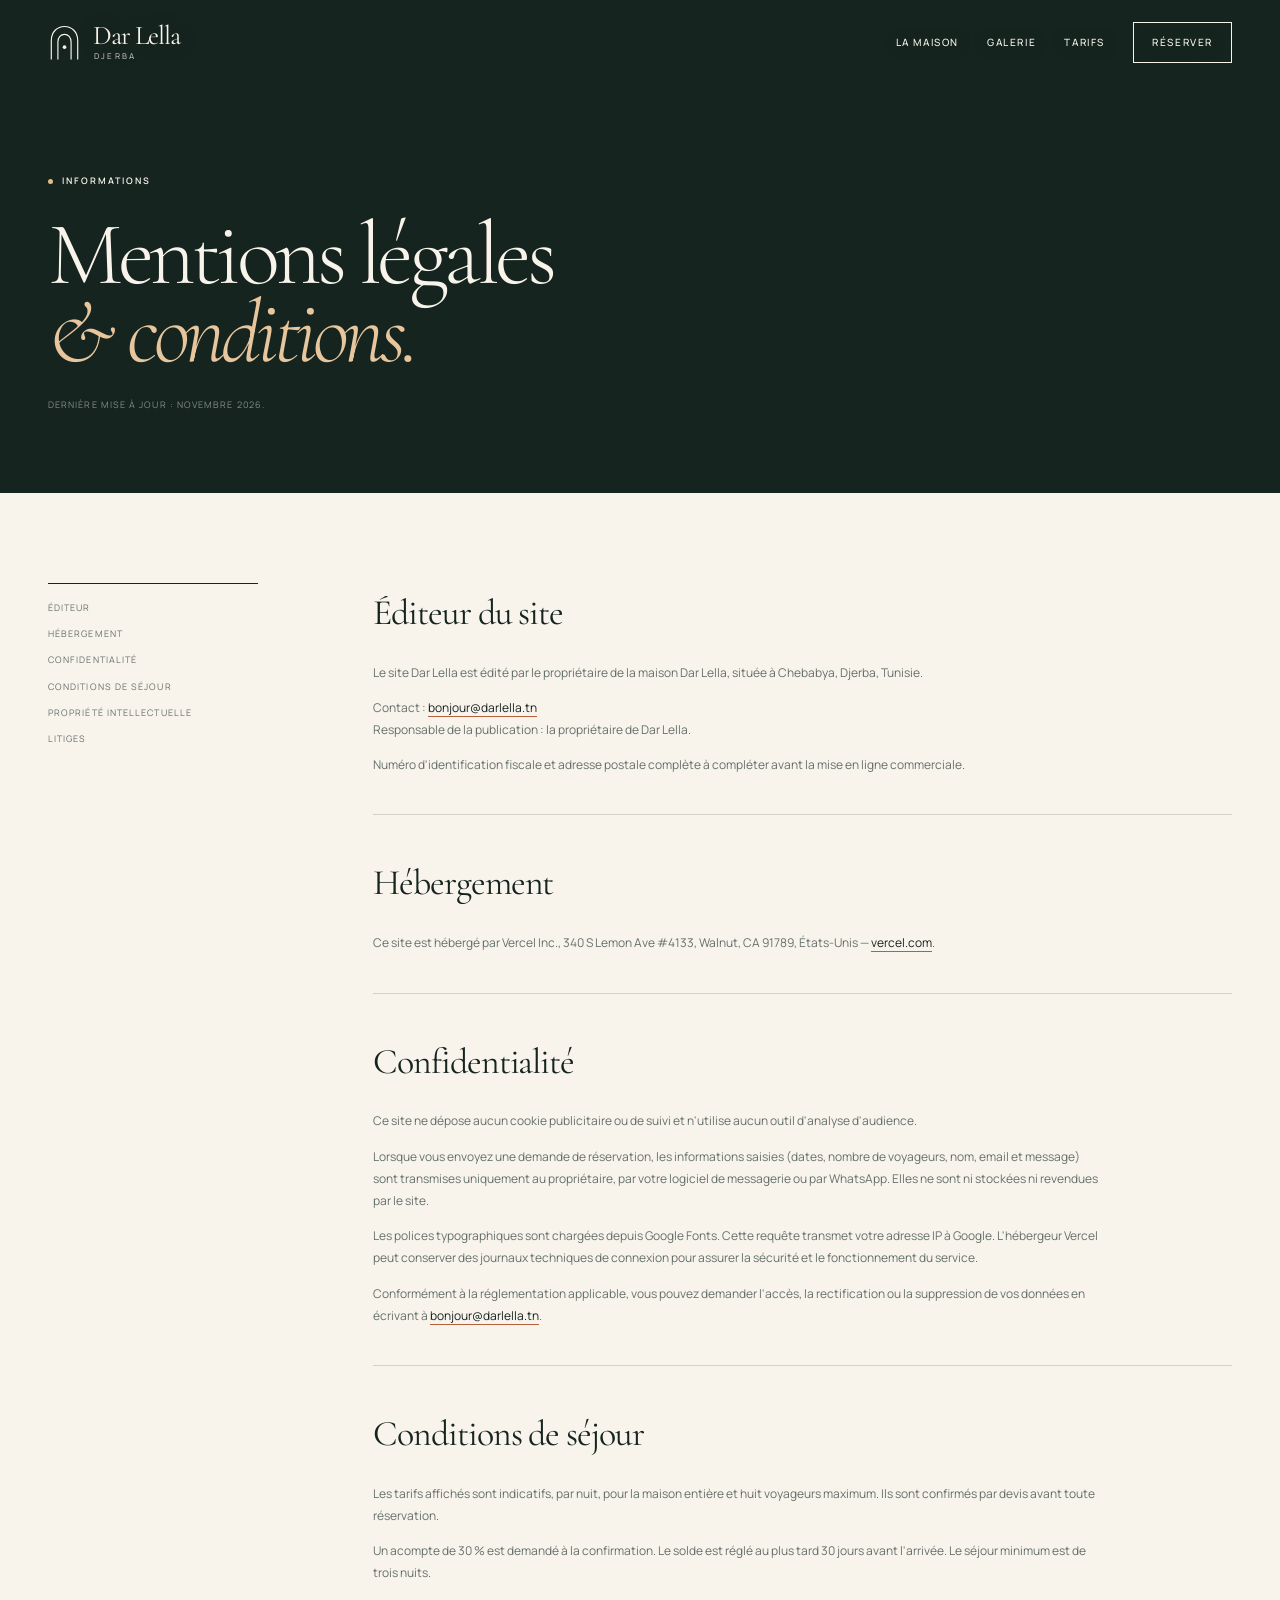
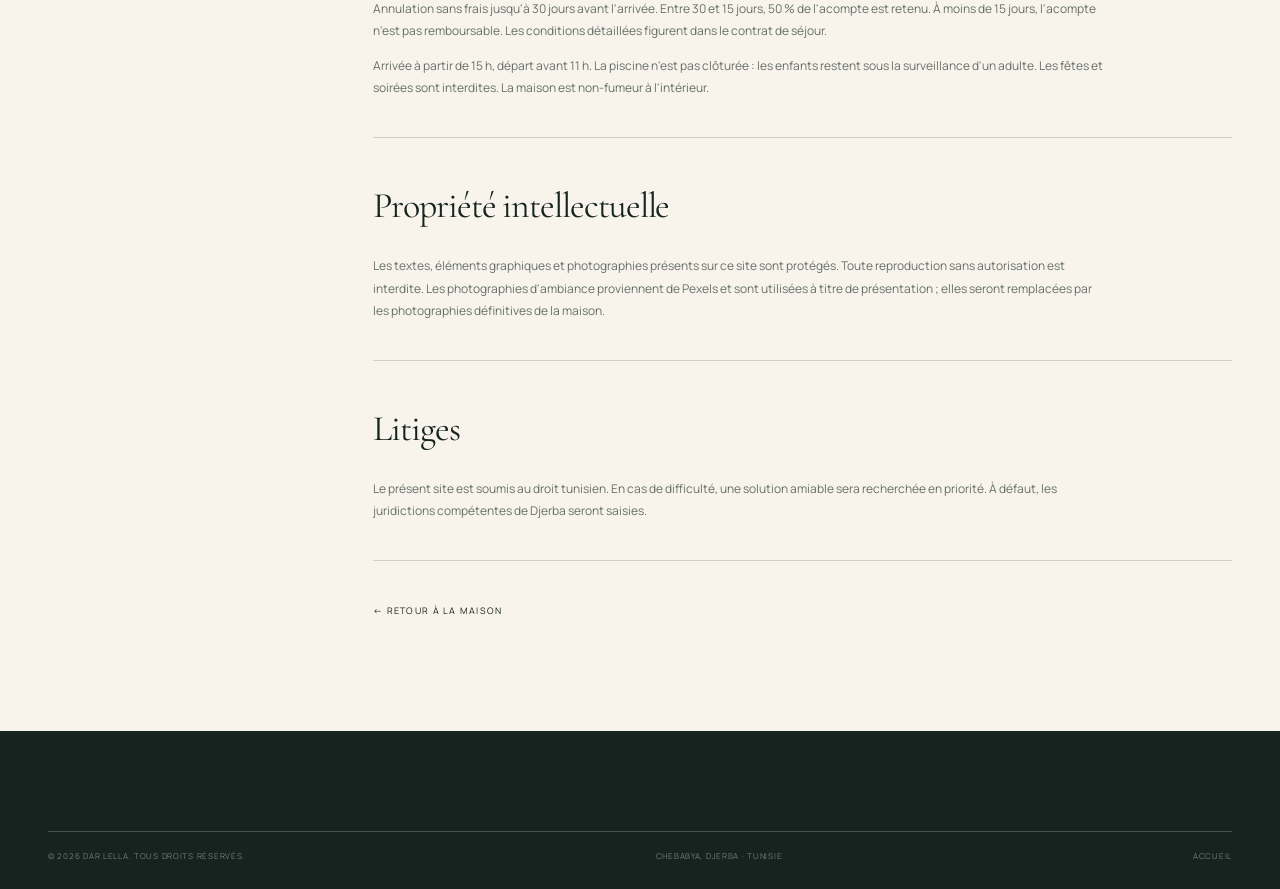
<file: mentions-legales.html>
<!DOCTYPE html>
<html lang="fr">
<head>
  <meta charset="UTF-8">
  <meta name="viewport" content="width=device-width, initial-scale=1.0">
  <title>Mentions légales & conditions — Dar Lella</title>
  <meta name="description" content="Mentions légales, confidentialité et conditions de séjour de Dar Lella, houch privé avec piscine à Djerba.">
  <meta name="robots" content="noindex,follow">
  <meta name="theme-color" content="#16241f">
  <link rel="icon" href="assets/favicon.svg" type="image/svg+xml">
  <link rel="preconnect" href="https://fonts.googleapis.com">
  <link rel="preconnect" href="https://fonts.gstatic.com" crossorigin>
  <link href="https://fonts.googleapis.com/css2?family=Cormorant+Garamond:ital,wght@0,300;0,400;0,500;1,300;1,400&family=Manrope:wght@400;500;600&display=swap" rel="stylesheet">
  <link rel="stylesheet" href="assets/css/style.css">
  <script>document.documentElement.classList.add('js');</script>
</head>
<body>
  <header class="site-header scrolled" id="header">
    <a class="brand" href="index.html" aria-label="Dar Lella — accueil">
      <svg class="brand-mark" viewBox="0 0 40 48" fill="none" aria-hidden="true">
        <path d="M4 44V21C4 10.5 11.2 4 20 4s16 6.5 16 17v23" stroke="currentColor" stroke-width="1.4"/>
        <path d="M12 44V23c0-5.7 3.6-9.5 8-9.5s8 3.8 8 9.5v21" stroke="currentColor" stroke-width="1.4"/>
        <circle cx="20" cy="29" r="2.2" fill="currentColor"/>
      </svg>
      <span class="brand-word">Dar Lella<small>Djerba</small></span>
    </a>
    <nav class="nav" id="nav" aria-label="Navigation principale">
      <a href="index.html">La maison</a>
      <a href="index.html#galerie">Galerie</a>
      <a href="index.html#tarifs">Tarifs</a>
      <a class="nav-book" href="index.html#reserver">Réserver</a>
    </nav>
    <button class="menu-toggle" id="menuToggle" aria-label="Ouvrir le menu" aria-expanded="false" aria-controls="nav">
      <span></span><span></span>
    </button>
  </header>

  <main class="legal-page">
    <section class="legal-hero">
      <div class="container">
        <p class="eyebrow light"><span class="dot"></span> Informations</p>
        <h1>Mentions légales<br><em>& conditions.</em></h1>
        <p>Dernière mise à jour : novembre 2026.</p>
      </div>
    </section>

    <div class="container legal-layout">
      <nav class="legal-nav" aria-label="Sommaire">
        <a href="#editeur">Éditeur</a>
        <a href="#hebergement">Hébergement</a>
        <a href="#confidentialite">Confidentialité</a>
        <a href="#conditions">Conditions de séjour</a>
        <a href="#propriete">Propriété intellectuelle</a>
        <a href="#litiges">Litiges</a>
      </nav>

      <div class="legal-content">
        <section id="editeur">
          <h2>Éditeur du site</h2>
          <p>Le site Dar Lella est édité par le propriétaire de la maison Dar Lella, située à Chebabya, Djerba, Tunisie.</p>
          <p>Contact : <a href="mailto:bonjour@darlella.tn" data-contact-email>bonjour@darlella.tn</a><br>
          Responsable de la publication : la propriétaire de Dar Lella.</p>
          <p>Numéro d'identification fiscale et adresse postale complète à compléter avant la mise en ligne commerciale.</p>
        </section>

        <section id="hebergement">
          <h2>Hébergement</h2>
          <p>Ce site est hébergé par Vercel Inc., 340 S Lemon Ave #4133, Walnut, CA 91789, États-Unis — <a href="https://vercel.com" target="_blank" rel="noopener">vercel.com</a>.</p>
        </section>

        <section id="confidentialite">
          <h2>Confidentialité</h2>
          <p>Ce site ne dépose aucun cookie publicitaire ou de suivi et n'utilise aucun outil d'analyse d'audience.</p>
          <p>Lorsque vous envoyez une demande de réservation, les informations saisies (dates, nombre de voyageurs, nom, email et message) sont transmises uniquement au propriétaire, par votre logiciel de messagerie ou par WhatsApp. Elles ne sont ni stockées ni revendues par le site.</p>
          <p>Les polices typographiques sont chargées depuis Google Fonts. Cette requête transmet votre adresse IP à Google. L'hébergeur Vercel peut conserver des journaux techniques de connexion pour assurer la sécurité et le fonctionnement du service.</p>
          <p>Conformément à la réglementation applicable, vous pouvez demander l'accès, la rectification ou la suppression de vos données en écrivant à <a href="mailto:bonjour@darlella.tn" data-contact-email>bonjour@darlella.tn</a>.</p>
        </section>

        <section id="conditions">
          <h2>Conditions de séjour</h2>
          <p>Les tarifs affichés sont indicatifs, par nuit, pour la maison entière et huit voyageurs maximum. Ils sont confirmés par devis avant toute réservation.</p>
          <p>Un acompte de 30 % est demandé à la confirmation. Le solde est réglé au plus tard 30 jours avant l'arrivée. Le séjour minimum est de trois nuits.</p>
          <p>Annulation sans frais jusqu'à 30 jours avant l'arrivée. Entre 30 et 15 jours, 50 % de l'acompte est retenu. À moins de 15 jours, l'acompte n'est pas remboursable. Les conditions détaillées figurent dans le contrat de séjour.</p>
          <p>Arrivée à partir de 15 h, départ avant 11 h. La piscine n'est pas clôturée : les enfants restent sous la surveillance d'un adulte. Les fêtes et soirées sont interdites. La maison est non-fumeur à l'intérieur.</p>
        </section>

        <section id="propriete">
          <h2>Propriété intellectuelle</h2>
          <p>Les textes, éléments graphiques et photographies présents sur ce site sont protégés. Toute reproduction sans autorisation est interdite. Les photographies d'ambiance proviennent de Pexels et sont utilisées à titre de présentation ; elles seront remplacées par les photographies définitives de la maison.</p>
        </section>

        <section id="litiges">
          <h2>Litiges</h2>
          <p>Le présent site est soumis au droit tunisien. En cas de difficulté, une solution amiable sera recherchée en priorité. À défaut, les juridictions compétentes de Djerba seront saisies.</p>
        </section>

        <p class="legal-back"><a href="index.html">← Retour à la maison</a></p>
      </div>
    </div>
  </main>

  <footer class="site-footer">
    <div class="container">
      <div class="footer-bottom">
        <p>© <span data-year>2026</span> Dar Lella. Tous droits réservés.</p>
        <p>Chebabya, Djerba · Tunisie</p>
        <p><a href="index.html">Accueil</a></p>
      </div>
    </div>
  </footer>

  <script src="assets/js/config.js"></script>
  <script src="assets/js/main.js"></script>
</body>
</html>
</file>
<file: assets/css/style.css>
:root {
  --ink: #16241f;
  --ink-soft: #1e312a;
  --paper: #f8f4ec;
  --sand: #eee6d8;
  --sand-deep: #e4dac8;
  --clay: #b45f3f;
  --sea: #3f6e66;
  --muted: #65706a;
  --line: rgba(22, 36, 31, 0.17);
  --line-light: rgba(248, 244, 236, 0.22);
  --serif: "Cormorant Garamond", Georgia, serif;
  --sans: "Manrope", "Helvetica Neue", Arial, sans-serif;
  --ease: cubic-bezier(0.22, 1, 0.36, 1);
}

* { box-sizing: border-box; }

html {
  scroll-behavior: smooth;
  scroll-padding-top: 88px;
}

body {
  margin: 0;
  overflow-x: clip;
  background: var(--paper);
  color: var(--ink);
  font-family: var(--sans);
  font-size: 15px;
  line-height: 1.7;
  -webkit-font-smoothing: antialiased;
  text-rendering: optimizeLegibility;
}

body.locked { overflow: hidden; }

::selection {
  background: var(--clay);
  color: var(--paper);
}

img {
  display: block;
  max-width: 100%;
}

a { color: inherit; text-decoration: none; }
button, input, select, textarea { font: inherit; color: inherit; }
button { cursor: pointer; }

p { margin: 0; color: var(--muted); }
em { font-style: italic; }

.skip-link {
  position: fixed;
  top: 12px;
  left: 12px;
  z-index: 200;
  padding: 10px 16px;
  background: var(--paper);
  color: var(--ink);
  opacity: 0;
  visibility: hidden;
  transform: translateY(-150%);
  transition: transform 0.2s, opacity 0.2s, visibility 0.2s;
}
.skip-link:focus { opacity: 1; visibility: visible; transform: none; }

.container {
  width: min(1320px, calc(100% - 96px));
  margin-inline: auto;
}

/* Header */
.site-header {
  position: fixed;
  inset: 0 0 auto;
  z-index: 80;
  display: flex;
  align-items: center;
  justify-content: space-between;
  padding: 22px 48px;
  color: var(--paper);
  transition: background 0.4s var(--ease), color 0.4s var(--ease), padding 0.4s var(--ease);
}

.site-header.scrolled {
  padding-block: 12px;
  color: var(--ink);
  background: rgba(248, 244, 236, 0.94);
  -webkit-backdrop-filter: blur(16px);
  backdrop-filter: blur(16px);
  border-bottom: 1px solid var(--line);
}

.site-header:not(.scrolled) .brand,
.site-header:not(.scrolled) .nav {
  text-shadow: 0 1px 18px rgba(6, 16, 12, 0.42);
}

.brand {
  display: inline-flex;
  align-items: center;
  gap: 12px;
  position: relative;
  z-index: 90;
}

.brand-mark { width: 33px; height: 40px; flex: 0 0 auto; }

.brand-word {
  font-family: var(--serif);
  font-size: 27px;
  font-weight: 400;
  line-height: 0.85;
  letter-spacing: -0.035em;
  display: flex;
  flex-direction: column;
  gap: 5px;
}

.brand-word small {
  font-family: var(--sans);
  font-size: 8px;
  font-weight: 500;
  letter-spacing: 0.28em;
  text-transform: uppercase;
  opacity: 0.7;
  padding-left: 1px;
}

.nav {
  display: flex;
  align-items: center;
  gap: clamp(16px, 2.2vw, 32px);
  font-size: 10px;
  font-weight: 500;
  letter-spacing: 0.16em;
  text-transform: uppercase;
}

.nav a { position: relative; padding: 4px 0; }
.nav a:not(.nav-book)::after {
  content: "";
  position: absolute;
  left: 0;
  right: 100%;
  bottom: 0;
  height: 1px;
  background: currentColor;
  transition: right 0.35s var(--ease);
}
.nav a:not(.nav-book):hover::after { right: 0; }

.nav-book {
  padding: 11px 18px !important;
  border: 1px solid currentColor;
  transition: background 0.3s, color 0.3s;
}
.nav-book:hover { background: var(--paper); color: var(--ink); }
.site-header.scrolled .nav-book:hover { background: var(--ink); color: var(--paper); }

.menu-toggle {
  display: none;
  width: 42px;
  height: 42px;
  border: 0;
  background: transparent;
  position: relative;
  z-index: 100;
}
.menu-toggle span {
  position: absolute;
  left: 9px;
  width: 24px;
  height: 1px;
  background: currentColor;
  transition: transform 0.4s var(--ease), top 0.4s var(--ease);
}
.menu-toggle span:first-child { top: 17px; }
.menu-toggle span:last-child { top: 24px; }
.nav-open .menu-toggle span:first-child { top: 20px; transform: rotate(45deg); }
.nav-open .menu-toggle span:last-child { top: 20px; transform: rotate(-45deg); }

/* Hero */
.hero {
  position: relative;
  min-height: 100svh;
  display: flex;
  flex-direction: column;
  overflow: hidden;
  color: var(--paper);
  background: var(--ink);
  isolation: isolate;
}

.hero-media {
  position: absolute;
  inset: 0;
  z-index: -2;
  overflow: hidden;
  will-change: transform;
}

.hero-slide {
  position: absolute;
  inset: 0;
  margin: 0;
  opacity: 0;
  transition: opacity 1.8s var(--ease);
}
.hero-slide.is-active { opacity: 1; }

.hero-slide img {
  width: 100%;
  height: 100%;
  object-fit: cover;
  object-position: center 58%;
  transform: scale(1.06);
}
.hero-slide.is-active img { animation: heroDrift 9s ease-out both; }

@keyframes heroDrift {
  from { transform: scale(1.055) translate3d(0, 0, 0); }
  to { transform: scale(1.13) translate3d(0, -1.2%, 0); }
}

.hero-grain {
  position: absolute;
  inset: -4%;
  z-index: 0;
  pointer-events: none;
  opacity: 0.055;
  background-image: url("data:image/svg+xml,%3Csvg xmlns='http://www.w3.org/2000/svg' width='180' height='180'%3E%3Cfilter id='n'%3E%3CfeTurbulence type='fractalNoise' baseFrequency='0.85' numOctaves='3' stitchTiles='stitch'/%3E%3C/filter%3E%3Crect width='180' height='180' filter='url(%23n)'/%3E%3C/svg%3E");
  animation: grainShift 1.2s steps(3) infinite;
}

@keyframes grainShift {
  0% { transform: translate3d(0, 0, 0); }
  33% { transform: translate3d(-2%, 1.5%, 0); }
  66% { transform: translate3d(1.5%, -2%, 0); }
  100% { transform: translate3d(0, 0, 0); }
}

.hero-shade {
  position: absolute;
  inset: 0;
  z-index: -1;
  background:
    linear-gradient(180deg, rgba(10, 23, 18, 0.66) 0%, rgba(10, 23, 18, 0.34) 9%, rgba(10, 23, 18, 0) 23%),
    linear-gradient(180deg, rgba(10, 23, 18, 0.5) 0%, rgba(10, 23, 18, 0.06) 42%, rgba(10, 23, 18, 0.7) 100%),
    linear-gradient(90deg, rgba(10, 23, 18, 0.2) 0%, transparent 55%);
}

.hero-frame {
  position: absolute;
  inset: 22px;
  border: 1px solid rgba(248, 244, 236, 0.2);
  pointer-events: none;
  z-index: 1;
}

.hero-content {
  position: relative;
  z-index: 2;
  display: flex;
  flex: 1 0 auto;
  flex-direction: column;
  padding-top: 130px;
  padding-bottom: 38px;
}
.hero-top, .hero h1, .hero-bottom { flex-shrink: 0; }

.hero-top {
  display: flex;
  justify-content: space-between;
  align-items: flex-start;
  padding-top: 12px;
}

.eyebrow {
  display: flex;
  align-items: center;
  gap: 9px;
  margin: 0;
  color: var(--ink);
  font-size: 9px;
  font-weight: 600;
  letter-spacing: 0.22em;
  text-transform: uppercase;
  line-height: 1.4;
}
.eyebrow.light { color: var(--paper); }

.dot {
  width: 5px;
  height: 5px;
  border-radius: 50%;
  background: var(--clay);
  flex: 0 0 auto;
}
.eyebrow.light .dot { background: #e7bb84; }

.hero-coord {
  color: rgba(248, 244, 236, 0.68);
  font-size: 8px;
  letter-spacing: 0.2em;
  text-transform: uppercase;
}

.hero h1 {
  max-width: 12ch;
  margin: auto 0 32px;
  font-family: var(--serif);
  font-size: clamp(3.4rem, min(10.6vw, 15.2vh), 10.2rem);
  font-weight: 300;
  line-height: 0.8;
  letter-spacing: -0.055em;
  text-wrap: balance;
  text-shadow: 0 2px 36px rgba(0, 0, 0, 0.16);
}
.hero h1 em { color: #efd8b7; }

.hero-line {
  display: block;
  overflow: hidden;
  padding-bottom: 0.055em;
  margin-bottom: -0.055em;
}
.hero-line > span {
  display: block;
  animation: heroLineUp 1.25s var(--ease) both;
}
.hero-line:nth-child(1) > span { animation-delay: 1.05s; }
.hero-line:nth-child(2) > span { animation-delay: 1.18s; }

@keyframes heroLineUp {
  from { transform: translate3d(0, 110%, 0) rotate(1.5deg); }
  to { transform: translate3d(0, 0, 0) rotate(0); }
}

.hero-top { animation: heroFade 1s var(--ease) 1.3s both; }
.hero-bottom { animation: heroFade 1.1s var(--ease) 1.42s both; }
.booking-bar { animation: heroRise 1.1s var(--ease) 1.52s both; }

@keyframes heroFade {
  from { opacity: 0; }
  to { opacity: 1; }
}

@keyframes heroRise {
  from { opacity: 0; transform: translate3d(0, 26px, 0); }
  to { opacity: 1; transform: none; }
}

/* Page curtain */
.page-curtain {
  position: fixed;
  inset: 0;
  z-index: 300;
  display: flex;
  flex-direction: column;
  align-items: center;
  justify-content: center;
  gap: 18px;
  background: var(--ink);
  color: var(--paper);
  pointer-events: none;
  animation: curtainAway 1.05s var(--ease) 0.85s both;
}

.page-curtain-word {
  font-family: var(--serif);
  font-size: clamp(2.6rem, 5vw, 4.4rem);
  font-weight: 300;
  letter-spacing: -0.04em;
  animation: curtainWord 0.9s var(--ease) both;
}

.page-curtain-line {
  width: 0;
  height: 1px;
  background: #e7c69d;
  animation: curtainLine 1s var(--ease) 0.15s forwards;
}

@keyframes curtainWord {
  from { opacity: 0; transform: translateY(14px); }
  to { opacity: 1; transform: none; }
}
@keyframes curtainLine {
  to { width: 78px; }
}
@keyframes curtainAway {
  to { transform: translate3d(0, -100.5%, 0); }
}

/* Cursor */
.cursor-ring {
  position: fixed;
  top: 0;
  left: 0;
  z-index: 250;
  width: 26px;
  height: 26px;
  margin: -13px 0 0 -13px;
  border: 1px solid rgba(255, 255, 255, 0.9);
  border-radius: 50%;
  pointer-events: none;
  mix-blend-mode: difference;
  opacity: 0;
  transition: width 0.3s var(--ease), height 0.3s var(--ease), margin 0.3s var(--ease), opacity 0.3s;
}
.cursor-ring.is-on { opacity: 1; }
.cursor-ring.is-link {
  width: 56px;
  height: 56px;
  margin: -28px 0 0 -28px;
  background: rgba(255, 255, 255, 0.14);
}

/* Scroll progress */
.scroll-progress {
  position: fixed;
  top: 0;
  left: 0;
  z-index: 95;
  width: 100%;
  height: 2px;
  background: var(--clay);
  transform: scaleX(0);
  transform-origin: 0 50%;
  pointer-events: none;
}

/* Lenis */
html.lenis, html.lenis body { height: auto; }
.lenis.lenis-smooth { scroll-behavior: auto !important; }
.lenis.lenis-smooth [data-lenis-prevent] { overscroll-behavior: contain; }
.lenis.lenis-stopped { overflow: hidden; }
.lenis.lenis-smooth iframe { pointer-events: none; }

/* Titres révélés comme un rideau */
.js .reveal .display {
  clip-path: inset(0 0 100% 0);
  transform: translate3d(0, 18px, 0);
  transition:
    clip-path 1.1s var(--ease) 0.08s,
    transform 1.1s var(--ease) 0.08s;
}
.js .reveal.is-visible .display {
  clip-path: inset(0 0 -12% 0);
  transform: none;
}

.hero-bottom {
  display: flex;
  justify-content: space-between;
  align-items: flex-end;
  gap: 40px;
  padding-top: 24px;
  border-top: 1px solid rgba(248, 244, 236, 0.32);
}

.hero-intro {
  max-width: 440px;
  color: rgba(248, 244, 236, 0.83);
  font-size: 13px;
  line-height: 1.65;
}

.text-link {
  display: inline-flex;
  align-items: center;
  gap: 12px;
  white-space: nowrap;
  font-size: 9px;
  font-weight: 600;
  letter-spacing: 0.18em;
  text-transform: uppercase;
  border-bottom: 1px solid currentColor;
  padding-bottom: 6px;
}
.text-link span { font-size: 14px; transition: transform 0.35s var(--ease); }
.text-link:hover span { transform: translate(3px, 3px); }
.text-link.light { color: var(--paper); }

.booking-bar {
  position: relative;
  z-index: 3;
  display: grid;
  grid-template-columns: 1fr 1fr 0.85fr auto;
  gap: 0;
  margin-bottom: 30px;
  padding: 9px;
  color: var(--ink);
  background: var(--paper);
  box-shadow: 0 24px 70px rgba(4, 15, 11, 0.28);
}

.booking-bar label {
  display: flex;
  flex-direction: column;
  gap: 5px;
  padding: 12px 18px;
  border-right: 1px solid var(--line);
  font-size: 8px;
  font-weight: 600;
  letter-spacing: 0.18em;
  text-transform: uppercase;
}

.booking-bar input,
.booking-bar select {
  width: 100%;
  min-width: 0;
  border: 0;
  border-radius: 0;
  outline: 0;
  background: transparent;
  color: var(--ink);
  font-size: 13px;
  letter-spacing: 0;
  text-transform: none;
  cursor: pointer;
}
.booking-bar input:focus-visible,
.booking-bar select:focus-visible { outline: 1px solid var(--clay); outline-offset: 3px; }

.btn {
  display: inline-flex;
  align-items: center;
  justify-content: center;
  gap: 22px;
  min-height: 54px;
  padding: 16px 24px;
  border: 1px solid transparent;
  font-size: 9px;
  font-weight: 600;
  letter-spacing: 0.17em;
  text-transform: uppercase;
  transition: background 0.35s var(--ease), color 0.35s var(--ease), border-color 0.35s var(--ease);
}
.btn span { font-size: 15px; line-height: 1; }
.btn-dark { background: var(--ink); color: var(--paper); }
.btn-dark:hover { background: var(--clay); }
.btn-clay { width: 100%; background: var(--clay); color: var(--paper); }
.btn-clay:hover { background: var(--ink); }
.btn-light { background: var(--paper); color: var(--ink); }
.btn-light:hover { background: var(--clay); color: var(--paper); }

.form-note {
  display: none;
  grid-column: 1 / -1;
  padding: 8px 18px 4px;
  color: var(--clay);
  font-size: 11px;
  line-height: 1.5;
}
.form-note:not(:empty) { display: block; }

/* Section headings */
.section-head {
  display: flex;
  align-items: center;
  justify-content: space-between;
  gap: 30px;
  margin-bottom: clamp(50px, 7vw, 96px);
  padding-top: 17px;
  border-top: 1px solid var(--line);
}
.micro {
  color: var(--muted);
  font-size: 10px;
  letter-spacing: 0.05em;
  text-align: right;
}

.display {
  margin: 0;
  font-family: var(--serif);
  font-size: clamp(3.3rem, 6.3vw, 6.5rem);
  font-weight: 300;
  line-height: 0.9;
  letter-spacing: -0.045em;
}

/* Intro */
.intro { padding: clamp(100px, 12vw, 170px) 0 20px; }

.intro-grid {
  display: grid;
  grid-template-columns: 1.2fr 0.8fr;
  gap: clamp(40px, 7vw, 110px);
  align-items: end;
}

.intro-copy { max-width: 510px; padding-bottom: 10px; }

.intro-copy .lede {
  margin-bottom: 28px;
  color: var(--ink);
  font-family: var(--serif);
  font-size: clamp(1.35rem, 2vw, 1.85rem);
  line-height: 1.3;
  letter-spacing: -0.015em;
}

.intro-copy p { margin-bottom: 20px; font-size: 13px; line-height: 1.85; }

.signature {
  margin-top: 34px !important;
  padding-top: 22px;
  border-top: 1px solid var(--line);
  color: var(--ink) !important;
  font-family: var(--serif);
  font-size: 22px !important;
  font-style: italic;
}

.stats {
  display: grid;
  grid-template-columns: repeat(4, 1fr);
  margin-top: clamp(60px, 8vw, 110px);
  border-top: 1px solid var(--line);
  border-bottom: 1px solid var(--line);
}

.stats div {
  padding: 31px 26px 27px 0;
  border-right: 1px solid var(--line);
}
.stats div:not(:first-child) { padding-left: 26px; }
.stats div:last-child { border-right: 0; }

.stats strong {
  display: block;
  font-family: var(--serif);
  font-size: clamp(2.4rem, 3.6vw, 3.7rem);
  font-weight: 300;
  line-height: 1;
  letter-spacing: -0.04em;
}

.stats span {
  display: block;
  margin-top: 9px;
  color: var(--muted);
  font-size: 8px;
  font-weight: 600;
  letter-spacing: 0.15em;
  text-transform: uppercase;
}

/* Features */
.features { padding: clamp(90px, 11vw, 160px) 0 0; }

.feature-grid {
  display: grid;
  grid-template-columns: 1.45fr 0.8fr;
  gap: clamp(24px, 4vw, 50px);
  align-items: start;
}

.feature { margin: 0; }
.feature figure {
  margin: 0;
  overflow: hidden;
  background: var(--sand);
  aspect-ratio: 16 / 10;
}
.feature-tall figure { aspect-ratio: 3 / 4; }
.feature img {
  width: 100%;
  height: 100%;
  object-fit: cover;
  transition: transform 1.2s var(--ease);
}
.feature:hover img { transform: scale(1.035); }

.feature-meta {
  display: flex;
  justify-content: space-between;
  gap: 20px;
  margin-top: 15px;
  padding-top: 10px;
  border-top: 1px solid var(--line);
  color: var(--muted);
  font-size: 8px;
  font-weight: 600;
  letter-spacing: 0.18em;
  text-transform: uppercase;
}

.feature h3 {
  margin: 22px 0 0;
  font-family: var(--serif);
  font-size: clamp(2rem, 3vw, 3.15rem);
  font-weight: 300;
  line-height: 0.96;
  letter-spacing: -0.035em;
}
.feature-tall { margin-top: clamp(50px, 8vw, 120px); }

/* Manifesto */
.manifesto {
  margin-top: clamp(90px, 12vw, 170px);
  padding-top: clamp(80px, 10vw, 130px);
  overflow: hidden;
  color: var(--paper);
  background: var(--ink);
}

.manifesto-grid {
  display: grid;
  grid-template-columns: 0.82fr 1.18fr;
  gap: clamp(40px, 8vw, 120px);
  align-items: center;
}

.arch-frame {
  position: relative;
  max-width: 470px;
  max-height: 620px;
  margin: 0;
  overflow: hidden;
  aspect-ratio: 0.73;
  border-radius: 999px 999px 0 0;
  background: var(--ink-soft);
}
.arch-frame img { width: 100%; height: 100%; object-fit: cover; }
.arch-frame figcaption {
  position: absolute;
  left: 20px;
  bottom: 18px;
  padding: 7px 10px;
  background: rgba(22, 36, 31, 0.74);
  color: var(--paper);
  font-size: 8px;
  letter-spacing: 0.12em;
  text-transform: uppercase;
  -webkit-backdrop-filter: blur(8px);
  backdrop-filter: blur(8px);
}

.manifesto-copy h2 {
  max-width: 15ch;
  margin: 28px 0 30px;
  font-family: var(--serif);
  font-size: clamp(2.7rem, 4.8vw, 5.1rem);
  font-weight: 300;
  line-height: 0.94;
  letter-spacing: -0.04em;
}
.manifesto-copy h2 em { color: #e7c69d; }

.manifesto-copy > p {
  max-width: 510px;
  color: rgba(248, 244, 236, 0.65);
  font-size: 13px;
  line-height: 1.85;
}

.manifesto-list {
  max-width: 510px;
  margin: 40px 0 0;
  padding: 0;
  list-style: none;
  border-top: 1px solid var(--line-light);
}
.manifesto-list li {
  display: flex;
  align-items: center;
  gap: 20px;
  padding: 15px 0;
  border-bottom: 1px solid var(--line-light);
  color: var(--paper);
  font-size: 9px;
  letter-spacing: 0.14em;
  text-transform: uppercase;
}
.manifesto-list span { color: #e7c69d; font-size: 8px; }

.marquee {
  margin-top: clamp(60px, 8vw, 110px);
  overflow: hidden;
  border-top: 1px solid var(--line-light);
  border-bottom: 1px solid var(--line-light);
  padding: 17px 0 20px;
}
.marquee-track {
  display: flex;
  align-items: center;
  gap: 26px;
  width: max-content;
  color: #e7c69d;
  font-family: var(--serif);
  font-size: clamp(1.25rem, 2.1vw, 1.8rem);
  font-style: italic;
  line-height: 1;
  white-space: nowrap;
  animation: marquee 32s linear infinite;
}
.marquee-track i { color: rgba(248, 244, 236, 0.36); font-size: 14px; font-style: normal; }
@keyframes marquee { to { transform: translateX(-50%); } }

/* Spaces */
.spaces { padding: clamp(100px, 12vw, 170px) 0 clamp(30px, 5vw, 70px); }

.space {
  display: grid;
  grid-template-columns: 0.8fr 1.2fr;
  gap: clamp(40px, 7vw, 110px);
  align-items: center;
  margin-bottom: clamp(80px, 10vw, 140px);
}
.space-reverse { grid-template-columns: 1.2fr 0.8fr; }
.space-reverse .space-copy { order: 2; }
.space-reverse .space-image { order: 1; }

.space-copy .display { margin: 26px 0 28px; }
.space-copy p { max-width: 430px; font-size: 13px; line-height: 1.85; }
.space-copy .note { margin-top: 22px; color: var(--clay); font-size: 10px; line-height: 1.6; }

.space-tags {
  display: flex;
  flex-wrap: wrap;
  gap: 7px;
  margin: 30px 0 0;
  padding: 0;
  list-style: none;
}
.space-tags li {
  padding: 6px 10px;
  border: 1px solid var(--line);
  color: var(--muted);
  font-size: 8px;
  letter-spacing: 0.12em;
  text-transform: uppercase;
}

.space-image { margin: 0; }
.space-image img {
  width: 100%;
  aspect-ratio: 4 / 3;
  object-fit: cover;
  background: var(--sand);
}
.space-image figcaption {
  display: flex;
  justify-content: space-between;
  gap: 20px;
  padding-top: 10px;
  margin-top: 12px;
  border-top: 1px solid var(--line);
  color: var(--muted);
  font-size: 8px;
  letter-spacing: 0.14em;
  text-transform: uppercase;
}

/* Amenities */
.amenities {
  padding: clamp(90px, 11vw, 150px) 0;
  background: var(--sand);
}

.amenity-grid {
  display: grid;
  grid-template-columns: repeat(3, 1fr);
  margin: 0;
  padding: 0;
  list-style: none;
  border-top: 1px solid var(--line);
}
.amenity-grid li {
  display: grid;
  grid-template-columns: 28px 1fr;
  align-content: start;
  padding: 26px 24px 26px 0;
  border-bottom: 1px solid var(--line);
}
.amenity-grid li:not(:nth-child(3n + 1)) { padding-left: 24px; border-left: 1px solid var(--line); }
.amenity-grid li > span {
  grid-row: 1 / 3;
  color: var(--clay);
  font-size: 8px;
  letter-spacing: 0.08em;
}
.amenity-grid strong {
  color: var(--ink);
  font-family: var(--serif);
  font-size: 19px;
  font-weight: 500;
  line-height: 1.2;
}
.amenity-grid small {
  margin-top: 4px;
  color: var(--muted);
  font-size: 9px;
  line-height: 1.5;
}

/* Gallery */
.gallery { padding: clamp(100px, 12vw, 170px) 0 0; }

.gallery-grid {
  display: grid;
  grid-template-columns: repeat(12, 1fr);
  gap: clamp(10px, 1.5vw, 22px);
  align-items: start;
}

.gallery-item {
  position: relative;
  display: block;
  overflow: hidden;
  width: 100%;
  padding: 0;
  border: 0;
  background: var(--sand);
  aspect-ratio: 4 / 3;
  text-align: left;
}
.gallery-item img {
  width: 100%;
  height: 100%;
  object-fit: cover;
  transition: transform 1.1s var(--ease), filter 1.1s var(--ease);
}
.gallery-item::after {
  content: "";
  position: absolute;
  inset: 0;
  background: linear-gradient(180deg, transparent 55%, rgba(10, 23, 18, 0.55));
  opacity: 0;
  transition: opacity 0.5s;
}
.gallery-item > span {
  position: absolute;
  left: 17px;
  bottom: 15px;
  z-index: 1;
  color: var(--paper);
  font-size: 8px;
  font-weight: 600;
  letter-spacing: 0.16em;
  text-transform: uppercase;
  opacity: 0;
  transform: translateY(6px);
  transition: opacity 0.45s, transform 0.45s var(--ease);
}
.gallery-item:hover img { transform: scale(1.04); }
.gallery-item:hover::after,
.gallery-item:hover > span,
.gallery-item:focus-visible::after,
.gallery-item:focus-visible > span { opacity: 1; }
.gallery-item:hover > span,
.gallery-item:focus-visible > span { transform: none; }

.g1 { grid-column: span 7; aspect-ratio: 16 / 10; }
.g2 { grid-column: span 5; aspect-ratio: 16 / 11; }
.g3 { grid-column: span 4; aspect-ratio: 3 / 4; }
.g4 { grid-column: span 4; aspect-ratio: 3 / 4; }
.g5 { grid-column: span 4; aspect-ratio: 3 / 4; }
.g6 { grid-column: span 5; aspect-ratio: 4 / 3; }
.g7 { grid-column: span 3; aspect-ratio: 3 / 4; }
.g8 { grid-column: span 4; aspect-ratio: 4 / 3; }

.gallery-note {
  margin-top: 18px;
  color: var(--muted);
  font-size: 9px;
  letter-spacing: 0.04em;
  text-align: right;
}

/* Location */
.location {
  padding: clamp(100px, 12vw, 170px) 0;
  background: var(--paper);
}

.location-grid {
  display: grid;
  grid-template-columns: 1fr 0.92fr;
  gap: clamp(50px, 8vw, 120px);
  align-items: center;
}

.location-copy .display { margin: 26px 0 30px; }
.location-copy .lede {
  max-width: 480px;
  margin-bottom: 18px;
  color: var(--ink);
  font-family: var(--serif);
  font-size: 24px;
  line-height: 1.3;
}
.location-copy > p { max-width: 470px; font-size: 13px; line-height: 1.85; }
.location-copy .note { margin-top: 18px; color: var(--clay); font-size: 9px; line-height: 1.6; }

.distances {
  max-width: 480px;
  margin: 34px 0 0;
  padding: 0;
  list-style: none;
  border-top: 1px solid var(--line);
}
.distances li {
  display: flex;
  justify-content: space-between;
  gap: 20px;
  padding: 12px 0;
  border-bottom: 1px solid var(--line);
  color: var(--ink);
  font-size: 9px;
  letter-spacing: 0.11em;
  text-transform: uppercase;
}
.distances li span:last-child { color: var(--clay); white-space: nowrap; }

.map-card {
  padding: 22px 22px 16px;
  background: #d8e0d7;
  color: var(--ink);
}
.map-card svg { display: block; width: 100%; height: auto; }
.map-island { fill: #f7f2e9; stroke: var(--ink); stroke-width: 1.2; }
.map-sea-line { fill: none; stroke: var(--ink); stroke-width: 1; opacity: 0.18; }
.map-road { fill: none; stroke: var(--ink); stroke-width: 1; stroke-dasharray: 3 6; opacity: 0.45; }
.map-ring { fill: none; stroke: var(--clay); stroke-width: 1; opacity: 0.75; }
.map-dot { fill: var(--clay); }
.map-poi { fill: var(--ink); opacity: 0.7; }
.map-label {
  fill: var(--ink);
  font-family: var(--sans);
  font-size: 9px;
  font-weight: 600;
  letter-spacing: 0.12em;
}
.map-label.small { font-size: 8px; font-weight: 500; opacity: 0.52; letter-spacing: 0.08em; text-transform: uppercase; }
.map-caption {
  display: flex;
  justify-content: space-between;
  gap: 20px;
  margin-top: 12px;
  padding-top: 12px;
  border-top: 1px solid rgba(22, 36, 31, 0.2);
  color: var(--muted);
  font-size: 8px;
  letter-spacing: 0.14em;
  text-transform: uppercase;
}

/* Rates */
.rates { padding: clamp(80px, 10vw, 130px) 0; border-top: 1px solid var(--line); }

.rate-grid {
  display: grid;
  grid-template-columns: 1fr 1fr;
  gap: clamp(50px, 8vw, 120px);
  align-items: end;
}
.rate-intro .display { margin-bottom: 30px; }
.rate-intro p { max-width: 430px; font-size: 13px; line-height: 1.85; }

.rate-table { border-top: 1px solid var(--ink); }
.rate-row {
  display: flex;
  justify-content: space-between;
  align-items: baseline;
  gap: 30px;
  padding: 17px 0;
  border-bottom: 1px solid var(--line);
  color: var(--ink);
  font-size: 10px;
  letter-spacing: 0.06em;
}
.rate-head {
  color: var(--muted);
  font-size: 8px;
  font-weight: 600;
  letter-spacing: 0.16em;
  text-transform: uppercase;
}
.rate-row small {
  display: block;
  margin-top: 4px;
  color: var(--muted);
  font-size: 8px;
  letter-spacing: 0.1em;
  text-transform: uppercase;
}
.rate-row > span:last-child {
  color: var(--ink);
  font-family: var(--serif);
  font-size: 29px;
  font-weight: 400;
  letter-spacing: -0.02em;
  white-space: nowrap;
}

.rate-notes {
  display: flex;
  justify-content: space-between;
  gap: 30px;
  margin-top: 50px;
  padding-top: 16px;
  border-top: 1px solid var(--line);
}
.rate-notes p { font-size: 9px; letter-spacing: 0.03em; }

/* Booking */
.booking-section {
  padding: clamp(90px, 11vw, 150px) 0;
  color: var(--paper);
  background: var(--ink);
}

.booking-grid {
  display: grid;
  grid-template-columns: 1fr 0.95fr;
  gap: clamp(50px, 8vw, 120px);
  align-items: start;
}

.booking-copy { padding-top: 10px; }
.booking-copy .display { margin: 26px 0 30px; }
.booking-copy > p { max-width: 480px; color: rgba(248, 244, 236, 0.65); font-size: 13px; line-height: 1.85; }

.booking-benefits {
  margin: 36px 0 0;
  padding: 0;
  list-style: none;
  border-top: 1px solid var(--line-light);
}
.booking-benefits li {
  display: flex;
  align-items: center;
  gap: 13px;
  padding: 13px 0;
  border-bottom: 1px solid var(--line-light);
  color: rgba(248, 244, 236, 0.84);
  font-size: 10px;
  letter-spacing: 0.03em;
}
.booking-benefits span { color: #e7c69d; font-size: 9px; }

.booking-contact {
  margin-top: 36px;
  display: flex;
  flex-direction: column;
  gap: 4px;
}
.booking-contact span { color: rgba(248, 244, 236, 0.45); font-size: 8px; letter-spacing: 0.15em; text-transform: uppercase; }
.booking-contact a {
  width: fit-content;
  color: var(--paper);
  font-family: var(--serif);
  font-size: 24px;
  border-bottom: 1px solid var(--line-light);
}

.booking-form-wrap {
  padding: clamp(28px, 4vw, 52px);
  color: var(--ink);
  background: var(--paper);
}
.booking-form-wrap h3 {
  margin: 0 0 5px;
  font-family: var(--serif);
  font-size: clamp(1.9rem, 2.8vw, 2.6rem);
  font-weight: 300;
  letter-spacing: -0.035em;
}
.form-lead { font-size: 9px; color: var(--muted); }

.booking-form { margin-top: 28px; }
.booking-form label {
  display: flex;
  flex-direction: column;
  gap: 6px;
  margin-bottom: 18px;
  color: var(--ink);
  font-size: 8px;
  font-weight: 600;
  letter-spacing: 0.14em;
  text-transform: uppercase;
}
.booking-form .optional { color: var(--muted); font-weight: 400; letter-spacing: 0.04em; text-transform: none; }
.field-row { display: grid; grid-template-columns: 1fr 1fr; gap: 18px; }

.booking-form input,
.booking-form select,
.booking-form textarea {
  width: 100%;
  border: 0;
  border-bottom: 1px solid var(--line);
  border-radius: 0;
  outline: 0;
  background: transparent;
  color: var(--ink);
  font-size: 12px;
  letter-spacing: 0;
  text-transform: none;
  padding: 9px 0 10px;
  transition: border-color 0.25s;
}
.booking-form textarea { resize: vertical; min-height: 78px; }
.booking-form input::placeholder,
.booking-form textarea::placeholder { color: #9ba39d; }
.booking-form input:focus,
.booking-form select:focus,
.booking-form textarea:focus { border-color: var(--clay); }
.booking-form input:focus-visible,
.booking-form select:focus-visible,
.booking-form textarea:focus-visible { outline: 1px solid var(--clay); outline-offset: 3px; }
.booking-form .btn { margin-top: 10px; }
.booking-form .form-note { padding: 10px 0 0; }
.form-legal { margin-top: 14px; font-size: 8px; line-height: 1.6; color: var(--muted); }

/* FAQ */
.faq { padding: clamp(100px, 12vw, 160px) 0; }

.faq-grid {
  display: grid;
  grid-template-columns: 0.66fr 1.34fr;
  gap: clamp(50px, 9vw, 140px);
  align-items: start;
}
.faq-head .display { margin: 26px 0 26px; }
.faq-head > p { max-width: 280px; font-size: 11px; line-height: 1.7; }
.faq-head a { color: var(--ink); border-bottom: 1px solid var(--clay); }

.faq-list { border-top: 1px solid var(--ink); }
.faq-list details { border-bottom: 1px solid var(--line); }
.faq-list summary {
  display: flex;
  justify-content: space-between;
  align-items: center;
  gap: 30px;
  padding: 21px 0;
  color: var(--ink);
  font-family: var(--serif);
  font-size: clamp(1.1rem, 1.55vw, 1.45rem);
  font-weight: 400;
  line-height: 1.25;
  list-style: none;
  cursor: pointer;
}
.faq-list summary::-webkit-details-marker { display: none; }
.faq-list summary span { position: relative; width: 18px; height: 18px; flex: 0 0 auto; }
.faq-list summary span::before,
.faq-list summary span::after {
  content: "";
  position: absolute;
  top: 8px;
  left: 1px;
  width: 16px;
  height: 1px;
  background: var(--ink);
  transition: transform 0.3s var(--ease);
}
.faq-list summary span::after { transform: rotate(90deg); }
.faq-list details[open] summary span::after { transform: rotate(0); }
.faq-list details p { max-width: 650px; padding: 0 40px 22px 0; font-size: 12px; line-height: 1.8; }

/* Closing */
.closing { padding: clamp(90px, 12vw, 160px) 0; background: var(--sand); text-align: center; }
.closing-inner { display: flex; flex-direction: column; align-items: center; }
.closing .eyebrow { justify-content: center; }
.closing-line {
  margin: 26px 0 38px;
  color: var(--ink);
  font-family: var(--serif);
  font-size: clamp(3.3rem, 7.4vw, 7.4rem);
  font-weight: 300;
  line-height: 0.88;
  letter-spacing: -0.05em;
}
.closing-line em { color: var(--clay); }

/* Footer */
.site-footer {
  padding: clamp(60px, 8vw, 100px) 0 26px;
  color: rgba(248, 244, 236, 0.6);
  background: var(--ink);
}
.footer-top { display: flex; justify-content: space-between; gap: 60px; }
.footer-brand { color: var(--paper); align-self: flex-start; }
.footer-links { display: grid; grid-template-columns: repeat(3, minmax(130px, 1fr)); gap: clamp(30px, 5vw, 80px); }
.footer-links > div { display: flex; flex-direction: column; align-items: flex-start; gap: 7px; }
.footer-title {
  margin-bottom: 10px;
  color: #e7c69d;
  font-size: 8px;
  font-weight: 600;
  letter-spacing: 0.18em;
  text-transform: uppercase;
}
.footer-links a {
  color: rgba(248, 244, 236, 0.62);
  font-size: 10px;
  letter-spacing: 0.02em;
  transition: color 0.25s;
}
.footer-links a:hover { color: var(--paper); }

.footer-word {
  margin: clamp(50px, 7vw, 90px) 0 38px;
  color: rgba(248, 244, 236, 0.07);
  font-family: var(--serif);
  font-size: clamp(5rem, 16.5vw, 16rem);
  font-weight: 300;
  line-height: 0.7;
  letter-spacing: -0.065em;
  white-space: nowrap;
  text-align: center;
  user-select: none;
}

.footer-bottom {
  display: flex;
  justify-content: space-between;
  gap: 30px;
  padding-top: 17px;
  border-top: 1px solid var(--line-light);
}
.footer-bottom p {
  color: rgba(248, 244, 236, 0.42);
  font-size: 8px;
  letter-spacing: 0.09em;
  text-transform: uppercase;
}

/* Floating CTA */
.floating-book {
  position: fixed;
  right: 24px;
  bottom: 24px;
  z-index: 60;
  display: flex;
  opacity: 0;
  visibility: hidden;
  transform: translateY(12px);
  flex-direction: column;
  align-items: center;
  justify-content: center;
  gap: 3px;
  width: 86px;
  height: 86px;
  border-radius: 50%;
  background: var(--clay);
  color: var(--paper);
  box-shadow: 0 14px 35px rgba(22, 36, 31, 0.2);
  font-size: 8px;
  font-weight: 600;
  letter-spacing: 0.13em;
  text-transform: uppercase;
  transition: transform 0.35s var(--ease), background 0.35s, opacity 0.35s, visibility 0.35s;
}
.floating-book.visible { opacity: 1; visibility: visible; transform: none; }
.floating-book span:last-child { font-size: 14px; line-height: 1; }
.floating-book:hover { transform: rotate(-7deg) scale(1.06); background: var(--ink); }

/* Lightbox */
.lightbox {
  position: fixed;
  inset: 0;
  z-index: 150;
  display: flex;
  align-items: center;
  justify-content: center;
  padding: 50px 80px;
  background: rgba(9, 20, 16, 0.96);
  opacity: 0;
  visibility: hidden;
  transition: opacity 0.35s, visibility 0.35s;
}
.lightbox.open { opacity: 1; visibility: visible; }
.lightbox figure { margin: 0; max-width: min(1100px, 90vw); text-align: center; }
.lightbox img { max-width: 100%; max-height: 80vh; margin: 0 auto; object-fit: contain; }
.lightbox figcaption { margin-top: 14px; color: rgba(248, 244, 236, 0.72); font-size: 9px; letter-spacing: 0.14em; text-transform: uppercase; }
.lightbox-close,
.lightbox-nav {
  position: absolute;
  display: grid;
  place-items: center;
  border: 1px solid rgba(248, 244, 236, 0.24);
  background: transparent;
  color: var(--paper);
  transition: background 0.25s, border-color 0.25s;
}
.lightbox-close:hover,
.lightbox-nav:hover { background: var(--clay); border-color: var(--clay); }
.lightbox-close { top: 24px; right: 24px; width: 44px; height: 44px; font-size: 24px; font-weight: 300; line-height: 1; }
.lightbox-nav { top: 50%; width: 48px; height: 48px; margin-top: -24px; font-size: 18px; }
.lightbox-prev { left: 22px; }
.lightbox-next { right: 22px; }

/* Reveals */
.js .reveal {
  opacity: 0;
  transform: translateY(26px);
  transition: opacity 0.9s var(--ease), transform 0.9s var(--ease);
}
.js .reveal.is-visible { opacity: 1; transform: none; }

/* Legal page */
.legal-page { padding-top: 0; }
.legal-hero { padding: 175px 0 80px; color: var(--paper); background: var(--ink); }
.legal-hero h1 {
  margin: 28px 0 26px;
  font-family: var(--serif);
  font-size: clamp(3.8rem, 7vw, 7rem);
  font-weight: 300;
  line-height: 0.87;
  letter-spacing: -0.05em;
}
.legal-hero h1 em { color: #e7c69d; }
.legal-hero > .container > p:last-child { color: rgba(248, 244, 236, 0.5); font-size: 9px; letter-spacing: 0.12em; text-transform: uppercase; }
.legal-layout { display: grid; grid-template-columns: 210px 1fr; gap: clamp(50px, 9vw, 140px); padding: 90px 0 110px; }
.legal-nav { position: sticky; top: 100px; align-self: start; display: flex; flex-direction: column; gap: 11px; padding-top: 16px; border-top: 1px solid var(--ink); }
.legal-nav a { color: var(--muted); font-size: 9px; letter-spacing: 0.12em; text-transform: uppercase; transition: color 0.25s; }
.legal-nav a:hover { color: var(--clay); }
.legal-content section { padding: 0 0 38px; margin-bottom: 38px; border-bottom: 1px solid var(--line); }
.legal-content h2 { margin: 0 0 18px; font-family: var(--serif); font-size: clamp(1.8rem, 2.8vw, 2.5rem); font-weight: 400; letter-spacing: -0.03em; }
.legal-content p { max-width: 730px; margin-bottom: 13px; font-size: 12px; line-height: 1.85; }
.legal-content p:last-child { margin-bottom: 0; }
.legal-content a { color: var(--ink); border-bottom: 1px solid var(--clay); }
.legal-content a:hover { color: var(--clay); }
.legal-back { margin-top: 28px; }
.legal-back a { border: 0; font-size: 9px; letter-spacing: 0.14em; text-transform: uppercase; }

/* Responsive */
@media (max-width: 900px) {
  .legal-layout { grid-template-columns: 1fr; gap: 40px; padding: 60px 0 80px; }
  .legal-nav { position: static; flex-direction: row; flex-wrap: wrap; gap: 14px 24px; }
  .legal-hero { padding: 140px 0 60px; }
}

@media (max-width: 1100px) {
  .container { width: calc(100% - 64px); }
  .site-header { padding-inline: 32px; }
  .intro-grid { grid-template-columns: 1.05fr 0.95fr; gap: 55px; }
  .amenity-grid li:not(:nth-child(3n + 1)) { padding-left: 18px; }
  .footer-links { gap: 35px; }
}

@media (max-width: 900px) {
  html { scroll-padding-top: 72px; }
  .container { width: calc(100% - 40px); }
  .site-header { padding: 18px 20px; }
  .site-header.scrolled { padding-block: 10px; }
  .brand-mark { width: 28px; height: 34px; }
  .brand-word { font-size: 23px; }
  .menu-toggle { display: block; }

  .nav {
    position: fixed;
    inset: 0;
    z-index: 85;
    display: flex;
    flex-direction: column;
    align-items: flex-start;
    justify-content: center;
    gap: 20px;
    padding: 100px 40px 40px;
    background: var(--ink);
    color: var(--paper);
    opacity: 0;
    visibility: hidden;
    transform: translateY(-10px);
    transition: opacity 0.4s var(--ease), visibility 0.4s, transform 0.4s var(--ease);
  }
  .nav a { font-family: var(--serif); font-size: 38px; font-weight: 300; letter-spacing: -0.02em; text-transform: none; }
  .nav a:not(.nav-book)::after { display: none; }
  .nav-book { margin-top: 18px; font-family: var(--sans) !important; font-size: 10px !important; letter-spacing: 0.16em; text-transform: uppercase; }
  .nav-open .nav { opacity: 1; visibility: visible; transform: none; }
  .nav-open .site-header { color: var(--paper); background: transparent; }
  .nav-open .menu-toggle { color: var(--paper); }

  .hero-content { padding-top: 115px; padding-bottom: 28px; }
  .hero h1 { font-size: clamp(3.2rem, min(13.6vw, 15.2vh), 8rem); margin-bottom: 28px; }
  .hero-bottom { gap: 24px; }
  .booking-bar { grid-template-columns: 1fr 1fr; }
  .booking-bar label:nth-child(2) { border-right: 0; }
  .booking-bar label:nth-child(3) { border-top: 1px solid var(--line); }
  .booking-bar .btn { border-top: 1px solid var(--line); }
  .booking-bar .btn { min-height: 100%; }
  .form-note { grid-column: 1 / -1; }

  .section-head { margin-bottom: 50px; }
  .intro-grid { grid-template-columns: 1fr; gap: 35px; }
  .intro-copy { max-width: 600px; }
  .stats { grid-template-columns: 1fr 1fr; margin-top: 55px; }
  .stats div:nth-child(2) { border-right: 0; }
  .stats div:nth-child(3) { border-top: 1px solid var(--line); padding-left: 0; }
  .stats div:nth-child(4) { border-top: 1px solid var(--line); }
  .feature-grid { grid-template-columns: 1fr; gap: 55px; }
  .feature-tall { margin-top: 0; max-width: 460px; }
  .feature-tall figure { aspect-ratio: 4 / 5; }
  .manifesto-grid { grid-template-columns: 1fr; gap: 55px; }
  .arch-frame { max-width: 360px; margin-inline: auto; }
  .manifesto-copy h2 { max-width: 18ch; }
  .space, .space-reverse { grid-template-columns: 1fr; gap: 35px; }
  .space-reverse .space-copy { order: initial; }
  .space-reverse .space-image { order: initial; }
  .space-copy { max-width: 620px; }
  .space-image img { aspect-ratio: 16 / 11; }
  .amenity-grid { grid-template-columns: 1fr 1fr; }
  .amenity-grid li:nth-child(3n + 1) { padding-left: 0; border-left: 0; }
  .amenity-grid li:nth-child(3n) { padding-left: 0; border-left: 0; }
  .amenity-grid li:nth-child(even) { padding-left: 18px; border-left: 1px solid var(--line); }
  .gallery-grid { grid-template-columns: repeat(6, 1fr); gap: 10px; }
  .g1, .g2 { grid-column: span 6; aspect-ratio: 16 / 10; }
  .g3, .g4, .g5, .g6, .g7, .g8 { grid-column: span 3; aspect-ratio: 4 / 3; }
  .location-grid { grid-template-columns: 1fr; gap: 55px; }
  .map-card { max-width: 560px; }
  .rate-grid { grid-template-columns: 1fr; gap: 45px; }
  .rate-intro p { max-width: 560px; }
  .booking-grid { grid-template-columns: 1fr; gap: 50px; }
  .booking-copy { padding-top: 0; }
  .faq-grid { grid-template-columns: 1fr; gap: 40px; }
  .faq-head > p { max-width: 450px; }
  .footer-top { flex-direction: column; gap: 45px; }
  .footer-word { margin-top: 50px; }
  .footer-bottom { flex-wrap: wrap; gap: 10px 25px; }
  .floating-book { width: 74px; height: 74px; right: 16px; bottom: 16px; }
}

@media (max-width: 600px) {
  .container { width: calc(100% - 32px); }
  .site-header { padding: 15px 16px; }
  .hero-frame { inset: 10px; }
  .hero-content { min-height: 76svh; padding-top: 100px; padding-bottom: 24px; }
  .hero-coord { display: none; }
  .hero h1 { font-size: clamp(2.9rem, min(13.6vw, 16vh), 5.2rem); line-height: 0.84; }
  .hero-bottom { flex-direction: column; align-items: flex-start; gap: 22px; }
  .booking-bar { grid-template-columns: 1fr; margin-bottom: 18px; }
  .booking-bar label { border-right: 0; border-bottom: 1px solid var(--line); }
  .booking-bar label:nth-child(3) { border-top: 0; }
  .booking-bar .btn { margin-top: 9px; min-height: 50px; }
  .form-note { grid-column: 1; }
  .section-head { align-items: flex-start; }
  .micro { display: none; }
  .display { font-size: clamp(2.8rem, 13vw, 4.4rem); }
  .stats div { padding: 22px 14px 20px 0; }
  .stats div:not(:first-child) { padding-left: 14px; }
  .stats strong { font-size: 2.35rem; }
  .stats span { font-size: 7px; }
  .feature h3 { font-size: 2.1rem; }
  .manifesto-copy h2 { font-size: 2.65rem; }
  .space-copy .display { font-size: 3rem; }
  .amenity-grid { grid-template-columns: 1fr; }
  .amenity-grid li,
  .amenity-grid li:nth-child(even) { padding-left: 0; border-left: 0; }
  .gallery-grid { grid-template-columns: 1fr; }
  .g1, .g2, .g3, .g4, .g5, .g6, .g7, .g8 { grid-column: span 1; aspect-ratio: 4 / 3; }
  .gallery-item > span { opacity: 1; transform: none; }
  .gallery-item::after { opacity: 0.8; }
  .gallery-note { text-align: left; }
  .location-copy .lede { font-size: 21px; }
  .distances li { font-size: 8px; }
  .map-card { padding: 12px 12px 10px; }
  .map-label { font-size: 8px; }
  .map-label.small { font-size: 7px; }
  .rate-notes { flex-direction: column; gap: 8px; }
  .rate-row > span:last-child { font-size: 23px; }
  .booking-form-wrap { padding: 26px 20px; }
  .field-row { grid-template-columns: 1fr; gap: 0; }
  .footer-links { grid-template-columns: 1fr 1fr; row-gap: 34px; }
  .footer-bottom { flex-direction: column; align-items: flex-start; }
  .floating-book { display: none; }
  .lightbox { padding: 40px 12px; }
  .lightbox-nav { width: 38px; height: 38px; }
  .lightbox-prev { left: 8px; }
  .lightbox-next { right: 8px; }
}

@media (prefers-reduced-motion: reduce) {
  html { scroll-behavior: auto; }
  *, *::before, *::after {
    animation-duration: 0.01ms !important;
    animation-iteration-count: 1 !important;
    transition-duration: 0.01ms !important;
    scroll-behavior: auto !important;
  }
  .js .reveal { opacity: 1; transform: none; }
  .js .reveal .display { clip-path: none !important; transform: none !important; }
  .page-curtain, .cursor-ring { display: none !important; }
  .hero-content { opacity: 1 !important; }
  .hero-media { transform: none !important; }
}

@media (hover: none), (pointer: coarse) {
  .cursor-ring { display: none; }
}

@media (max-width: 600px) {
  .hero-grain { opacity: 0.04; }
}
</file>
